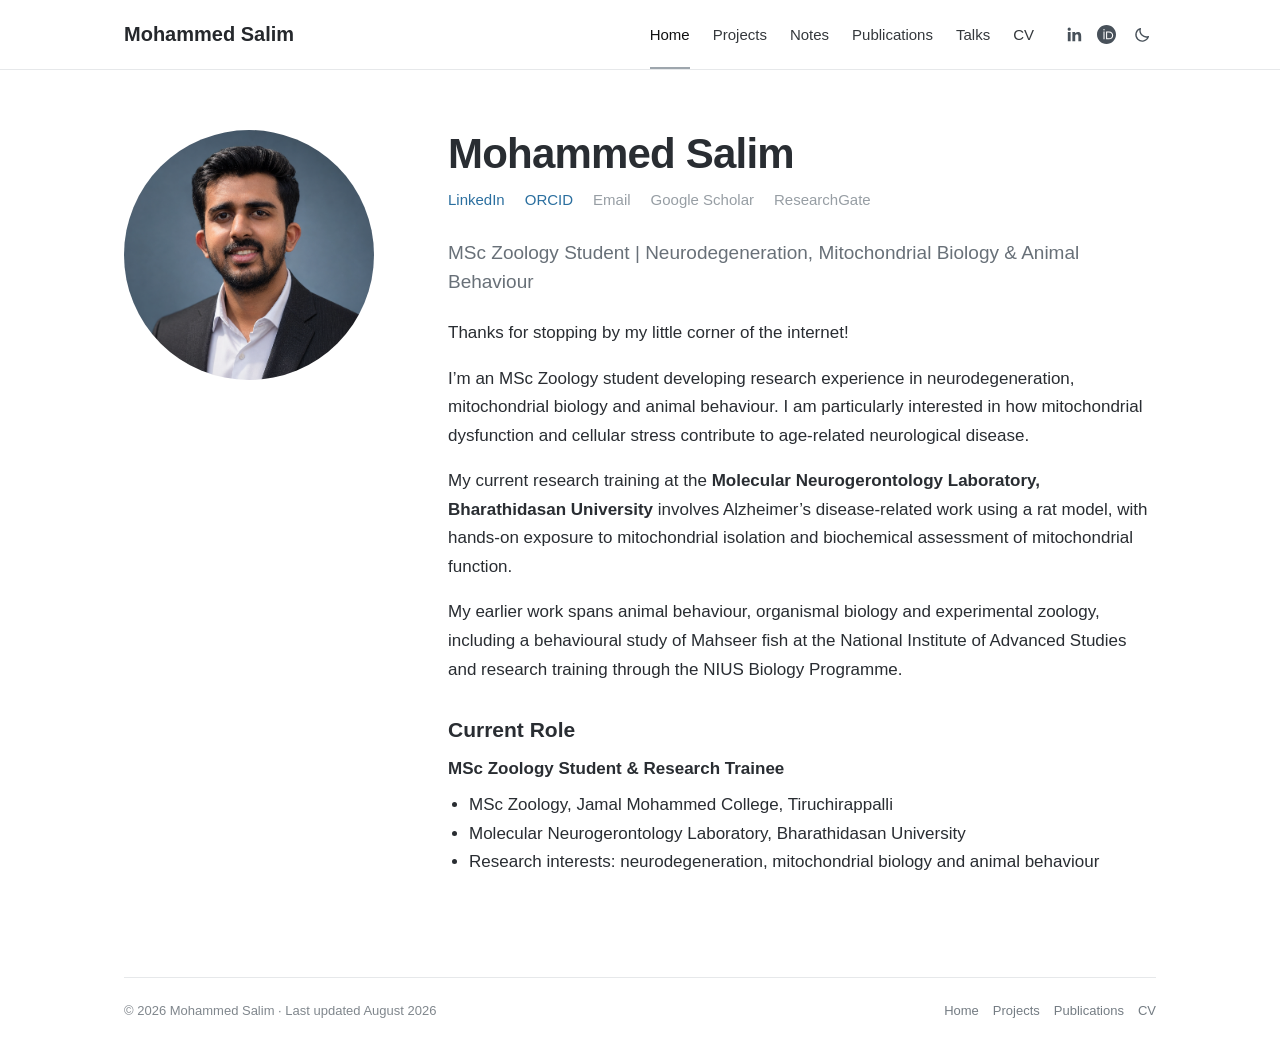
<file: index.html>
<!doctype html>
<html lang="en">
<head>
<meta charset="utf-8">
<meta name="viewport" content="width=device-width, initial-scale=1">
<meta name="description" content="Mohammed Salim — MSc Zoology student interested in neurodegeneration, mitochondrial biology and animal behaviour.">
<meta name="author" content="Mohammed Salim">
<title>Mohammed Salim</title>
<script>
(function(){
  try {
    var saved=localStorage.getItem('theme');
    var dark=saved==='dark'||(!saved&&window.matchMedia&&window.matchMedia('(prefers-color-scheme: dark)').matches);
    if(dark) document.documentElement.setAttribute('data-theme','dark');
  } catch(e) {}
})();
</script>
<link rel="stylesheet" href="styles.css">
</head>
<body>
<header class="site-header">
  <div class="header-inner">
    <a class="brand" href="index.html">Mohammed Salim</a>
    <nav class="nav" aria-label="Primary navigation">
      <a href="index.html" class="active">Home</a>
<a href="projects.html">Projects</a>
<a href="notes.html">Notes</a>
<a href="publications.html">Publications</a>
<a href="talks.html">Talks</a>
<a href="cv.html">CV</a>
    </nav>
    <div class="social-icons" aria-label="Profile links">
      <a class="icon-link" href="https://www.linkedin.com/in/salim-ibi" target="_blank" rel="noopener" title="LinkedIn" aria-label="LinkedIn"><svg viewBox="0 0 24 24" aria-hidden="true"><path d="M20.45 20.45h-3.56v-5.57c0-1.33-.03-3.04-1.85-3.04-1.86 0-2.14 1.45-2.14 2.94v5.67H9.34V8.99h3.42v1.57h.05c.48-.9 1.64-1.85 3.37-1.85 3.6 0 4.27 2.37 4.27 5.46v6.28zM5.32 7.42a2.06 2.06 0 1 1 0-4.12 2.06 2.06 0 0 1 0 4.12zM7.1 20.45H3.54V8.99H7.1v11.46z"/></svg></a>
      <a class="icon-link" href="https://orcid.org/0009-0006-0956-3872" target="_blank" rel="noopener" title="ORCID" aria-label="ORCID"><svg viewBox="0 0 24 24" aria-hidden="true"><path d="M12 0C5.37 0 0 5.37 0 12s5.37 12 12 12 12-5.37 12-12S18.63 0 12 0zm-3.15 5.2c.48 0 .87.39.87.87s-.39.87-.87.87a.87.87 0 1 1 0-1.74zm-.66 3.09h1.32v9.66H8.19V8.29zm3.27 0h3.58c3.56 0 5.37 2.54 5.37 4.83 0 2.48-1.94 4.83-5.36 4.83h-3.59V8.29zm1.32 1.19v7.28h2.1c3.14 0 4.17-1.89 4.17-3.64 0-1.7-1.12-3.64-4.17-3.64h-2.1z"/></svg></a>
      <button class="theme-toggle" id="theme-toggle" type="button" aria-label="Switch to dark mode" title="Switch to dark mode">
        <svg class="moon-icon" viewBox="0 0 24 24" aria-hidden="true"><path d="M20.5 14.2A8.5 8.5 0 0 1 9.8 3.5 8.5 8.5 0 1 0 20.5 14.2Z"/></svg>
        <svg class="sun-icon" viewBox="0 0 24 24" aria-hidden="true"><circle cx="12" cy="12" r="3.5"/><path d="M12 2v2M12 20v2M4.93 4.93l1.42 1.42M17.65 17.65l1.42 1.42M2 12h2M20 12h2M4.93 19.07l1.42-1.42M17.65 6.35l1.42-1.42"/></svg>
      </button>
    </div>
  </div>
</header>
<main>
  <section class="home-grid">
    <div><img class="portrait" src="profile.png" alt="Portrait of Mohammed Salim"></div>
    <div>
      <h1>Mohammed Salim</h1>
      <div class="profile-links">
        <a href="https://www.linkedin.com/in/salim-ibi" target="_blank" rel="noopener">LinkedIn</a>
        <a href="https://orcid.org/0009-0006-0956-3872" target="_blank" rel="noopener">ORCID</a>
        <span class="pending" title="Add your public email later">Email</span>
        <span class="pending" title="Add after creating your profile">Google Scholar</span>
        <span class="pending" title="Add after creating your profile">ResearchGate</span>
      </div>
      <p class="headline">MSc Zoology Student | Neurodegeneration, Mitochondrial Biology &amp; Animal Behaviour</p>
      <p>Thanks for stopping by my little corner of the internet!</p>
      <p>I’m an MSc Zoology student developing research experience in neurodegeneration, mitochondrial biology and animal behaviour. I am particularly interested in how mitochondrial dysfunction and cellular stress contribute to age-related neurological disease.</p>
      <p>My current research training at the <strong>Molecular Neurogerontology Laboratory, Bharathidasan University</strong> involves Alzheimer’s disease-related work using a rat model, with hands-on exposure to mitochondrial isolation and biochemical assessment of mitochondrial function.</p>
      <p>My earlier work spans animal behaviour, organismal biology and experimental zoology, including a behavioural study of Mahseer fish at the National Institute of Advanced Studies and research training through the NIUS Biology Programme.</p>
      <div class="current-role">
        <h3>Current Role</h3>
        <strong>MSc Zoology Student &amp; Research Trainee</strong>
        <ul>
          <li>MSc Zoology, Jamal Mohammed College, Tiruchirappalli</li>
          <li>Molecular Neurogerontology Laboratory, Bharathidasan University</li>
          <li>Research interests: neurodegeneration, mitochondrial biology and animal behaviour</li>
        </ul>
      </div>
    </div>
  </section>
</main>
<footer>
  <div class="footer-inner">
    <div>© 2026 Mohammed Salim · Last updated August 2026</div>
    <div class="footer-links"><a href="index.html">Home</a><a href="projects.html">Projects</a><a href="publications.html">Publications</a><a href="cv.html">CV</a></div>
  </div>
</footer>
<script src="theme.js"></script>
</body>
</html>
</file>
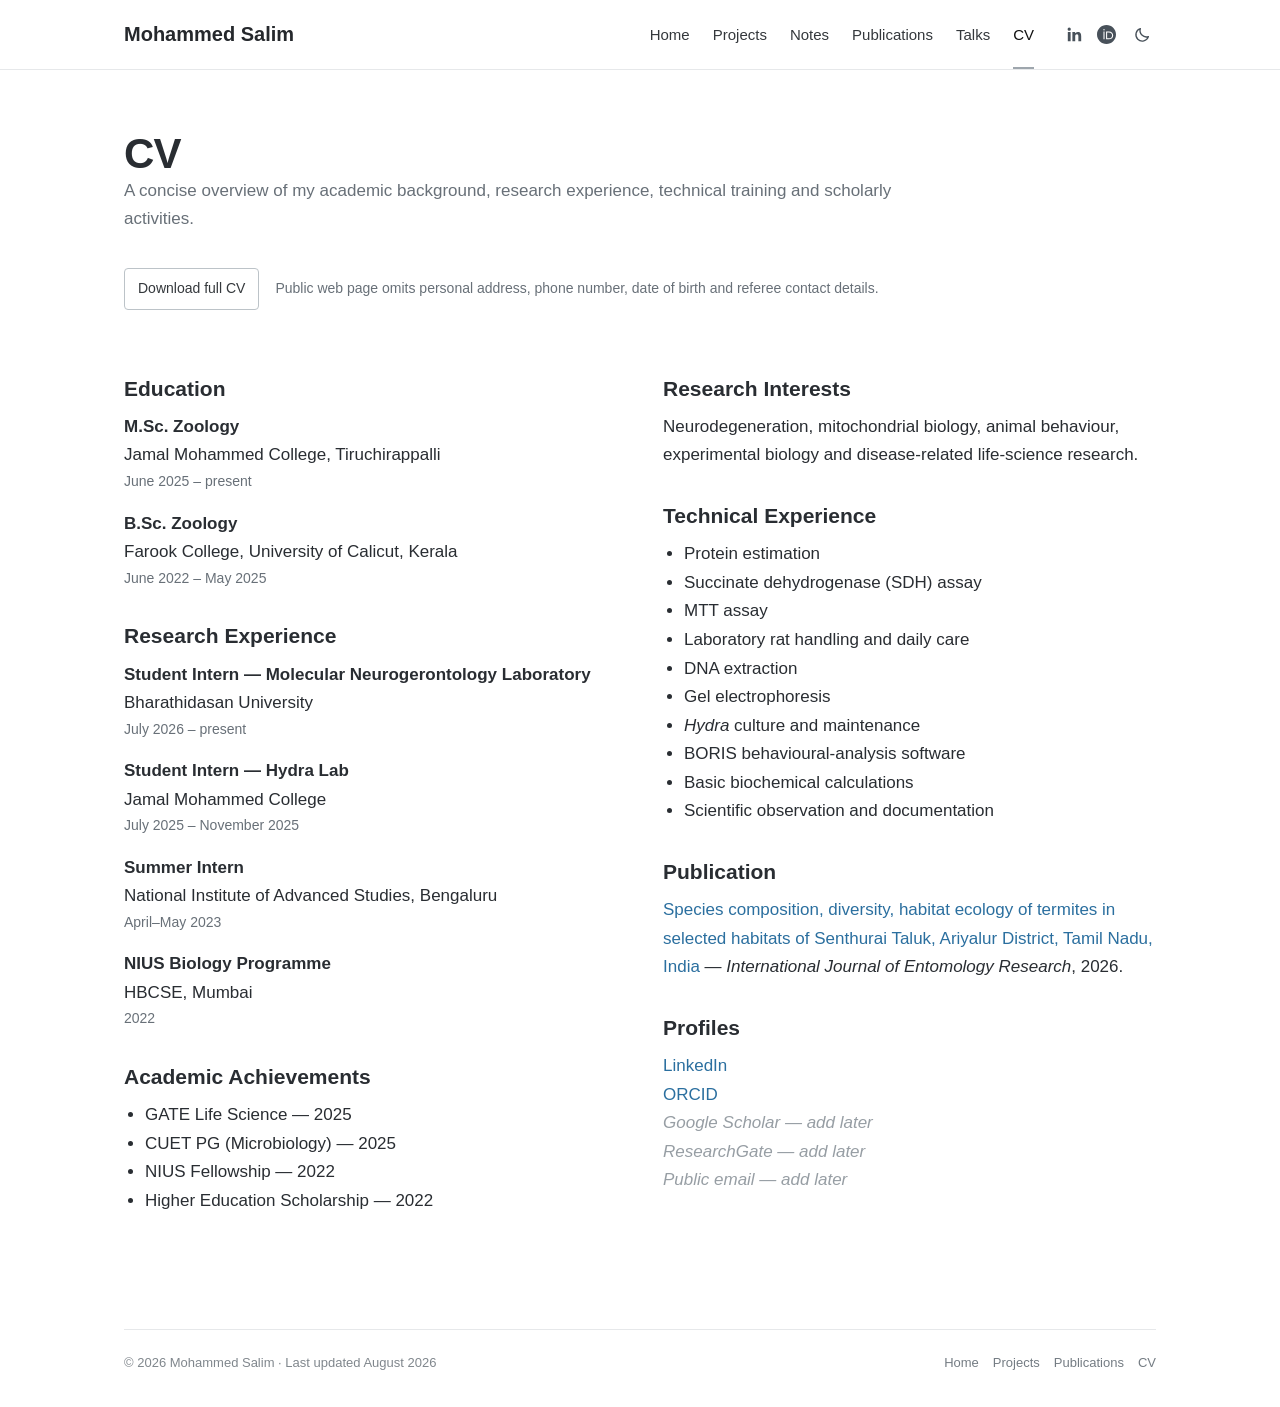
<file: cv.html>
<!doctype html>
<html lang="en">
<head>
<meta charset="utf-8">
<meta name="viewport" content="width=device-width, initial-scale=1">
<meta name="description" content="Mohammed Salim — MSc Zoology student interested in neurodegeneration, mitochondrial biology and animal behaviour.">
<meta name="author" content="Mohammed Salim">
<title>CV — Mohammed Salim</title>
<script>
(function(){
  try {
    var saved=localStorage.getItem('theme');
    var dark=saved==='dark'||(!saved&&window.matchMedia&&window.matchMedia('(prefers-color-scheme: dark)').matches);
    if(dark) document.documentElement.setAttribute('data-theme','dark');
  } catch(e) {}
})();
</script>
<link rel="stylesheet" href="styles.css">
</head>
<body>
<header class="site-header">
  <div class="header-inner">
    <a class="brand" href="index.html">Mohammed Salim</a>
    <nav class="nav" aria-label="Primary navigation">
      <a href="index.html">Home</a>
<a href="projects.html">Projects</a>
<a href="notes.html">Notes</a>
<a href="publications.html">Publications</a>
<a href="talks.html">Talks</a>
<a href="cv.html" class="active">CV</a>
    </nav>
    <div class="social-icons" aria-label="Profile links">
      <a class="icon-link" href="https://www.linkedin.com/in/salim-ibi" target="_blank" rel="noopener" title="LinkedIn" aria-label="LinkedIn"><svg viewBox="0 0 24 24" aria-hidden="true"><path d="M20.45 20.45h-3.56v-5.57c0-1.33-.03-3.04-1.85-3.04-1.86 0-2.14 1.45-2.14 2.94v5.67H9.34V8.99h3.42v1.57h.05c.48-.9 1.64-1.85 3.37-1.85 3.6 0 4.27 2.37 4.27 5.46v6.28zM5.32 7.42a2.06 2.06 0 1 1 0-4.12 2.06 2.06 0 0 1 0 4.12zM7.1 20.45H3.54V8.99H7.1v11.46z"/></svg></a>
      <a class="icon-link" href="https://orcid.org/0009-0006-0956-3872" target="_blank" rel="noopener" title="ORCID" aria-label="ORCID"><svg viewBox="0 0 24 24" aria-hidden="true"><path d="M12 0C5.37 0 0 5.37 0 12s5.37 12 12 12 12-5.37 12-12S18.63 0 12 0zm-3.15 5.2c.48 0 .87.39.87.87s-.39.87-.87.87a.87.87 0 1 1 0-1.74zm-.66 3.09h1.32v9.66H8.19V8.29zm3.27 0h3.58c3.56 0 5.37 2.54 5.37 4.83 0 2.48-1.94 4.83-5.36 4.83h-3.59V8.29zm1.32 1.19v7.28h2.1c3.14 0 4.17-1.89 4.17-3.64 0-1.7-1.12-3.64-4.17-3.64h-2.1z"/></svg></a>
      <button class="theme-toggle" id="theme-toggle" type="button" aria-label="Switch to dark mode" title="Switch to dark mode">
        <svg class="moon-icon" viewBox="0 0 24 24" aria-hidden="true"><path d="M20.5 14.2A8.5 8.5 0 0 1 9.8 3.5 8.5 8.5 0 1 0 20.5 14.2Z"/></svg>
        <svg class="sun-icon" viewBox="0 0 24 24" aria-hidden="true"><circle cx="12" cy="12" r="3.5"/><path d="M12 2v2M12 20v2M4.93 4.93l1.42 1.42M17.65 17.65l1.42 1.42M2 12h2M20 12h2M4.93 19.07l1.42-1.42M17.65 6.35l1.42-1.42"/></svg>
      </button>
    </div>
  </div>
</header>
<main>
  <h1>CV</h1>
  <p class="page-intro">A concise overview of my academic background, research experience, technical training and scholarly activities.</p>
  <div class="cv-top">
    <a class="button" href="Mohammed_Salim_CV.docx" download>Download full CV</a>
    <span class="small">Public web page omits personal address, phone number, date of birth and referee contact details.</span>
  </div>
  <div class="cv-grid">
    <div>
      <section class="cv-section">
        <h3>Education</h3>
        <div class="cv-item"><strong>M.Sc. Zoology</strong>Jamal Mohammed College, Tiruchirappalli<div class="small">June 2025 – present</div></div>
        <div class="cv-item"><strong>B.Sc. Zoology</strong>Farook College, University of Calicut, Kerala<div class="small">June 2022 – May 2025</div></div>
      </section>
      <section class="cv-section">
        <h3>Research Experience</h3>
        <div class="cv-item"><strong>Student Intern — Molecular Neurogerontology Laboratory</strong>Bharathidasan University<div class="small">July 2026 – present</div></div>
        <div class="cv-item"><strong>Student Intern — Hydra Lab</strong>Jamal Mohammed College<div class="small">July 2025 – November 2025</div></div>
        <div class="cv-item"><strong>Summer Intern</strong>National Institute of Advanced Studies, Bengaluru<div class="small">April–May 2023</div></div>
        <div class="cv-item"><strong>NIUS Biology Programme</strong>HBCSE, Mumbai<div class="small">2022</div></div>
      </section>
      <section class="cv-section">
        <h3>Academic Achievements</h3>
        <ul><li>GATE Life Science — 2025</li><li>CUET PG (Microbiology) — 2025</li><li>NIUS Fellowship — 2022</li><li>Higher Education Scholarship — 2022</li></ul>
      </section>
    </div>
    <div>
      <section class="cv-section">
        <h3>Research Interests</h3>
        <p>Neurodegeneration, mitochondrial biology, animal behaviour, experimental biology and disease-related life-science research.</p>
      </section>
      <section class="cv-section">
        <h3>Technical Experience</h3>
        <ul>
          <li>Protein estimation</li><li>Succinate dehydrogenase (SDH) assay</li><li>MTT assay</li><li>Laboratory rat handling and daily care</li><li>DNA extraction</li><li>Gel electrophoresis</li><li><em>Hydra</em> culture and maintenance</li><li>BORIS behavioural-analysis software</li><li>Basic biochemical calculations</li><li>Scientific observation and documentation</li>
        </ul>
      </section>
      <section class="cv-section">
        <h3>Publication</h3>
        <p><a href="publications.html">Species composition, diversity, habitat ecology of termites in selected habitats of Senthurai Taluk, Ariyalur District, Tamil Nadu, India</a> — <em>International Journal of Entomology Research</em>, 2026.</p>
      </section>
      <section class="cv-section">
        <h3>Profiles</h3>
        <p><a href="https://www.linkedin.com/in/salim-ibi" target="_blank" rel="noopener">LinkedIn</a><br><a href="https://orcid.org/0009-0006-0956-3872" target="_blank" rel="noopener">ORCID</a><br><span class="placeholder">Google Scholar — add later</span><br><span class="placeholder">ResearchGate — add later</span><br><span class="placeholder">Public email — add later</span></p>
      </section>
    </div>
  </div>
</main>
<footer>
  <div class="footer-inner">
    <div>© 2026 Mohammed Salim · Last updated August 2026</div>
    <div class="footer-links"><a href="index.html">Home</a><a href="projects.html">Projects</a><a href="publications.html">Publications</a><a href="cv.html">CV</a></div>
  </div>
</footer>
<script src="theme.js"></script>
</body>
</html>
</file>
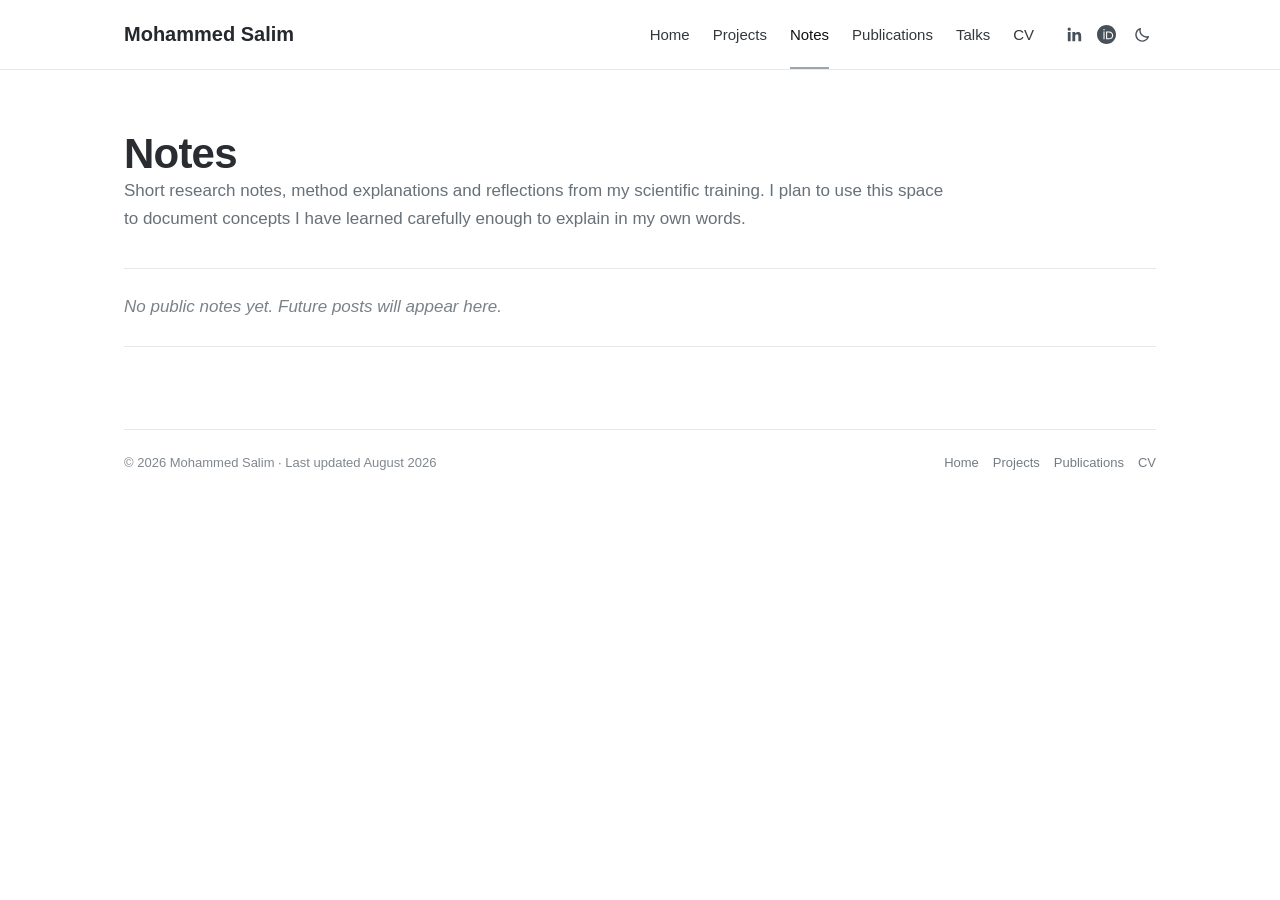
<file: notes.html>
<!doctype html>
<html lang="en">
<head>
<meta charset="utf-8">
<meta name="viewport" content="width=device-width, initial-scale=1">
<meta name="description" content="Mohammed Salim — MSc Zoology student interested in neurodegeneration, mitochondrial biology and animal behaviour.">
<meta name="author" content="Mohammed Salim">
<title>Notes — Mohammed Salim</title>
<script>
(function(){
  try {
    var saved=localStorage.getItem('theme');
    var dark=saved==='dark'||(!saved&&window.matchMedia&&window.matchMedia('(prefers-color-scheme: dark)').matches);
    if(dark) document.documentElement.setAttribute('data-theme','dark');
  } catch(e) {}
})();
</script>
<link rel="stylesheet" href="styles.css">
</head>
<body>
<header class="site-header">
  <div class="header-inner">
    <a class="brand" href="index.html">Mohammed Salim</a>
    <nav class="nav" aria-label="Primary navigation">
      <a href="index.html">Home</a>
<a href="projects.html">Projects</a>
<a href="notes.html" class="active">Notes</a>
<a href="publications.html">Publications</a>
<a href="talks.html">Talks</a>
<a href="cv.html">CV</a>
    </nav>
    <div class="social-icons" aria-label="Profile links">
      <a class="icon-link" href="https://www.linkedin.com/in/salim-ibi" target="_blank" rel="noopener" title="LinkedIn" aria-label="LinkedIn"><svg viewBox="0 0 24 24" aria-hidden="true"><path d="M20.45 20.45h-3.56v-5.57c0-1.33-.03-3.04-1.85-3.04-1.86 0-2.14 1.45-2.14 2.94v5.67H9.34V8.99h3.42v1.57h.05c.48-.9 1.64-1.85 3.37-1.85 3.6 0 4.27 2.37 4.27 5.46v6.28zM5.32 7.42a2.06 2.06 0 1 1 0-4.12 2.06 2.06 0 0 1 0 4.12zM7.1 20.45H3.54V8.99H7.1v11.46z"/></svg></a>
      <a class="icon-link" href="https://orcid.org/0009-0006-0956-3872" target="_blank" rel="noopener" title="ORCID" aria-label="ORCID"><svg viewBox="0 0 24 24" aria-hidden="true"><path d="M12 0C5.37 0 0 5.37 0 12s5.37 12 12 12 12-5.37 12-12S18.63 0 12 0zm-3.15 5.2c.48 0 .87.39.87.87s-.39.87-.87.87a.87.87 0 1 1 0-1.74zm-.66 3.09h1.32v9.66H8.19V8.29zm3.27 0h3.58c3.56 0 5.37 2.54 5.37 4.83 0 2.48-1.94 4.83-5.36 4.83h-3.59V8.29zm1.32 1.19v7.28h2.1c3.14 0 4.17-1.89 4.17-3.64 0-1.7-1.12-3.64-4.17-3.64h-2.1z"/></svg></a>
      <button class="theme-toggle" id="theme-toggle" type="button" aria-label="Switch to dark mode" title="Switch to dark mode">
        <svg class="moon-icon" viewBox="0 0 24 24" aria-hidden="true"><path d="M20.5 14.2A8.5 8.5 0 0 1 9.8 3.5 8.5 8.5 0 1 0 20.5 14.2Z"/></svg>
        <svg class="sun-icon" viewBox="0 0 24 24" aria-hidden="true"><circle cx="12" cy="12" r="3.5"/><path d="M12 2v2M12 20v2M4.93 4.93l1.42 1.42M17.65 17.65l1.42 1.42M2 12h2M20 12h2M4.93 19.07l1.42-1.42M17.65 6.35l1.42-1.42"/></svg>
      </button>
    </div>
  </div>
</header>
<main>
  <h1>Notes</h1>
  <p class="page-intro">Short research notes, method explanations and reflections from my scientific training. I plan to use this space to document concepts I have learned carefully enough to explain in my own words.</p>
  <div class="empty">No public notes yet. Future posts will appear here.</div>
</main>
<footer>
  <div class="footer-inner">
    <div>© 2026 Mohammed Salim · Last updated August 2026</div>
    <div class="footer-links"><a href="index.html">Home</a><a href="projects.html">Projects</a><a href="publications.html">Publications</a><a href="cv.html">CV</a></div>
  </div>
</footer>
<script src="theme.js"></script>
</body>
</html>
</file>
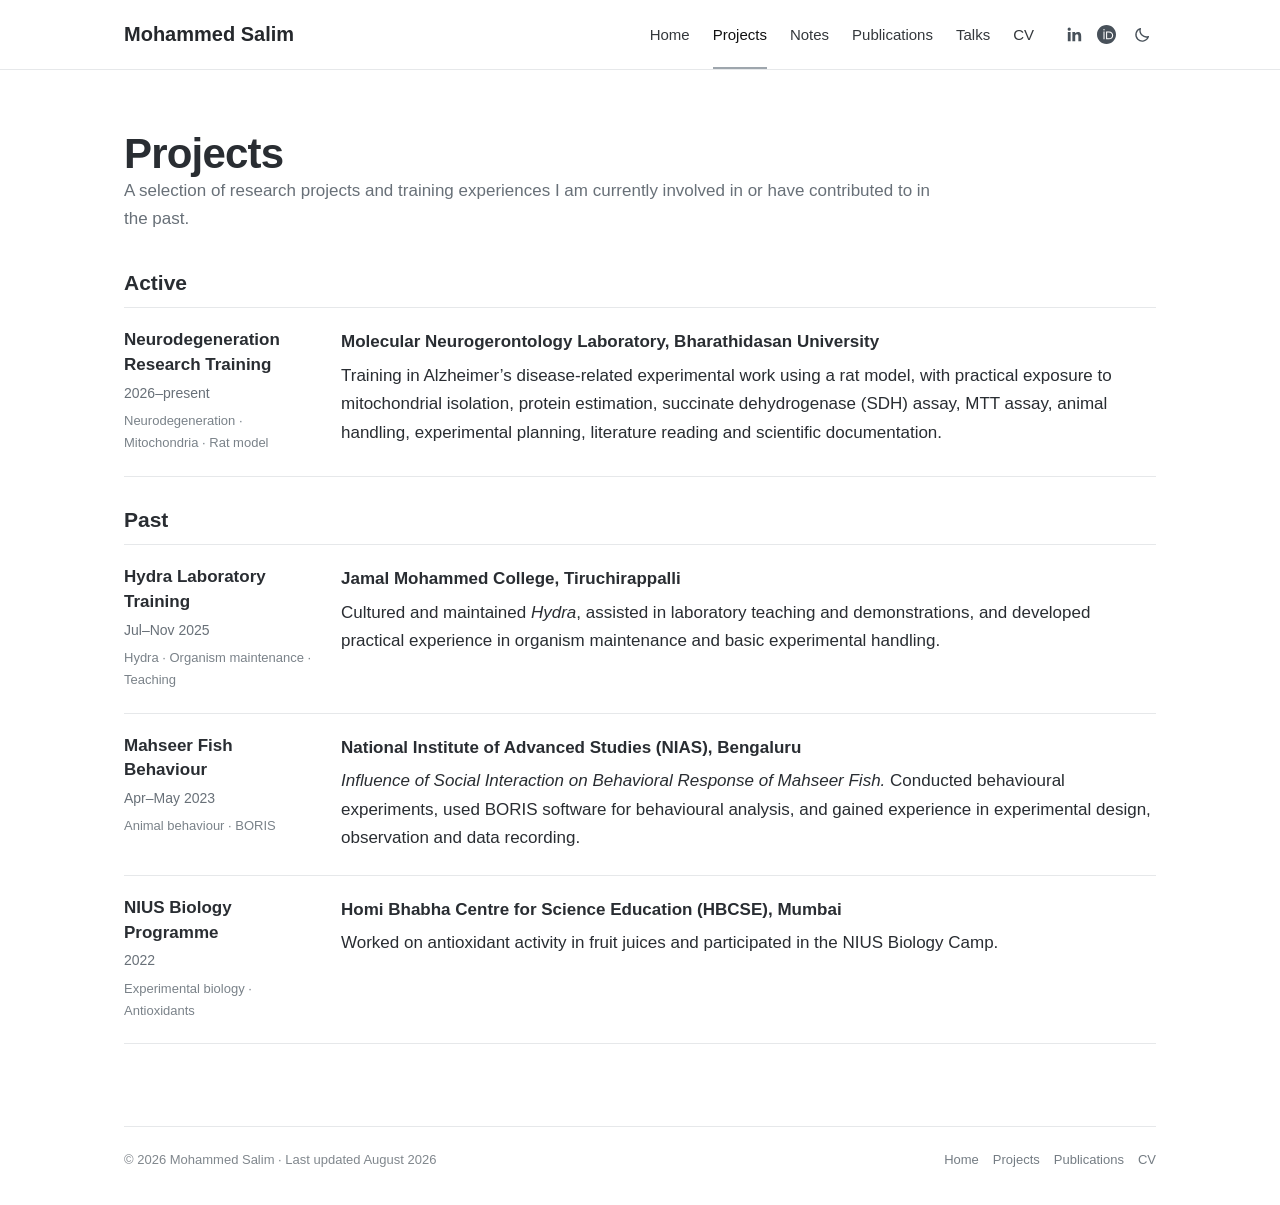
<file: projects.html>
<!doctype html>
<html lang="en">
<head>
<meta charset="utf-8">
<meta name="viewport" content="width=device-width, initial-scale=1">
<meta name="description" content="Mohammed Salim — MSc Zoology student interested in neurodegeneration, mitochondrial biology and animal behaviour.">
<meta name="author" content="Mohammed Salim">
<title>Projects — Mohammed Salim</title>
<script>
(function(){
  try {
    var saved=localStorage.getItem('theme');
    var dark=saved==='dark'||(!saved&&window.matchMedia&&window.matchMedia('(prefers-color-scheme: dark)').matches);
    if(dark) document.documentElement.setAttribute('data-theme','dark');
  } catch(e) {}
})();
</script>
<link rel="stylesheet" href="styles.css">
</head>
<body>
<header class="site-header">
  <div class="header-inner">
    <a class="brand" href="index.html">Mohammed Salim</a>
    <nav class="nav" aria-label="Primary navigation">
      <a href="index.html">Home</a>
<a href="projects.html" class="active">Projects</a>
<a href="notes.html">Notes</a>
<a href="publications.html">Publications</a>
<a href="talks.html">Talks</a>
<a href="cv.html">CV</a>
    </nav>
    <div class="social-icons" aria-label="Profile links">
      <a class="icon-link" href="https://www.linkedin.com/in/salim-ibi" target="_blank" rel="noopener" title="LinkedIn" aria-label="LinkedIn"><svg viewBox="0 0 24 24" aria-hidden="true"><path d="M20.45 20.45h-3.56v-5.57c0-1.33-.03-3.04-1.85-3.04-1.86 0-2.14 1.45-2.14 2.94v5.67H9.34V8.99h3.42v1.57h.05c.48-.9 1.64-1.85 3.37-1.85 3.6 0 4.27 2.37 4.27 5.46v6.28zM5.32 7.42a2.06 2.06 0 1 1 0-4.12 2.06 2.06 0 0 1 0 4.12zM7.1 20.45H3.54V8.99H7.1v11.46z"/></svg></a>
      <a class="icon-link" href="https://orcid.org/0009-0006-0956-3872" target="_blank" rel="noopener" title="ORCID" aria-label="ORCID"><svg viewBox="0 0 24 24" aria-hidden="true"><path d="M12 0C5.37 0 0 5.37 0 12s5.37 12 12 12 12-5.37 12-12S18.63 0 12 0zm-3.15 5.2c.48 0 .87.39.87.87s-.39.87-.87.87a.87.87 0 1 1 0-1.74zm-.66 3.09h1.32v9.66H8.19V8.29zm3.27 0h3.58c3.56 0 5.37 2.54 5.37 4.83 0 2.48-1.94 4.83-5.36 4.83h-3.59V8.29zm1.32 1.19v7.28h2.1c3.14 0 4.17-1.89 4.17-3.64 0-1.7-1.12-3.64-4.17-3.64h-2.1z"/></svg></a>
      <button class="theme-toggle" id="theme-toggle" type="button" aria-label="Switch to dark mode" title="Switch to dark mode">
        <svg class="moon-icon" viewBox="0 0 24 24" aria-hidden="true"><path d="M20.5 14.2A8.5 8.5 0 0 1 9.8 3.5 8.5 8.5 0 1 0 20.5 14.2Z"/></svg>
        <svg class="sun-icon" viewBox="0 0 24 24" aria-hidden="true"><circle cx="12" cy="12" r="3.5"/><path d="M12 2v2M12 20v2M4.93 4.93l1.42 1.42M17.65 17.65l1.42 1.42M2 12h2M20 12h2M4.93 19.07l1.42-1.42M17.65 6.35l1.42-1.42"/></svg>
      </button>
    </div>
  </div>
</header>
<main>
  <h1>Projects</h1>
  <p class="page-intro">A selection of research projects and training experiences I am currently involved in or have contributed to in the past.</p>
  <h3>Active</h3>
  <div class="project-list">
    <div class="project-row">
      <div><h4>Neurodegeneration Research Training</h4><div class="meta">2026–present</div><div class="tags">Neurodegeneration · Mitochondria · Rat model</div></div>
      <div><strong>Molecular Neurogerontology Laboratory, Bharathidasan University</strong><p>Training in Alzheimer’s disease-related experimental work using a rat model, with practical exposure to mitochondrial isolation, protein estimation, succinate dehydrogenase (SDH) assay, MTT assay, animal handling, experimental planning, literature reading and scientific documentation.</p></div>
    </div>
  </div>
  <h3>Past</h3>
  <div class="project-list">
    <div class="project-row">
      <div><h4>Hydra Laboratory Training</h4><div class="meta">Jul–Nov 2025</div><div class="tags">Hydra · Organism maintenance · Teaching</div></div>
      <div><strong>Jamal Mohammed College, Tiruchirappalli</strong><p>Cultured and maintained <em>Hydra</em>, assisted in laboratory teaching and demonstrations, and developed practical experience in organism maintenance and basic experimental handling.</p></div>
    </div>
    <div class="project-row">
      <div><h4>Mahseer Fish Behaviour</h4><div class="meta">Apr–May 2023</div><div class="tags">Animal behaviour · BORIS</div></div>
      <div><strong>National Institute of Advanced Studies (NIAS), Bengaluru</strong><p><em>Influence of Social Interaction on Behavioral Response of Mahseer Fish.</em> Conducted behavioural experiments, used BORIS software for behavioural analysis, and gained experience in experimental design, observation and data recording.</p></div>
    </div>
    <div class="project-row">
      <div><h4>NIUS Biology Programme</h4><div class="meta">2022</div><div class="tags">Experimental biology · Antioxidants</div></div>
      <div><strong>Homi Bhabha Centre for Science Education (HBCSE), Mumbai</strong><p>Worked on antioxidant activity in fruit juices and participated in the NIUS Biology Camp.</p></div>
    </div>
  </div>
</main>
<footer>
  <div class="footer-inner">
    <div>© 2026 Mohammed Salim · Last updated August 2026</div>
    <div class="footer-links"><a href="index.html">Home</a><a href="projects.html">Projects</a><a href="publications.html">Publications</a><a href="cv.html">CV</a></div>
  </div>
</footer>
<script src="theme.js"></script>
</body>
</html>
</file>
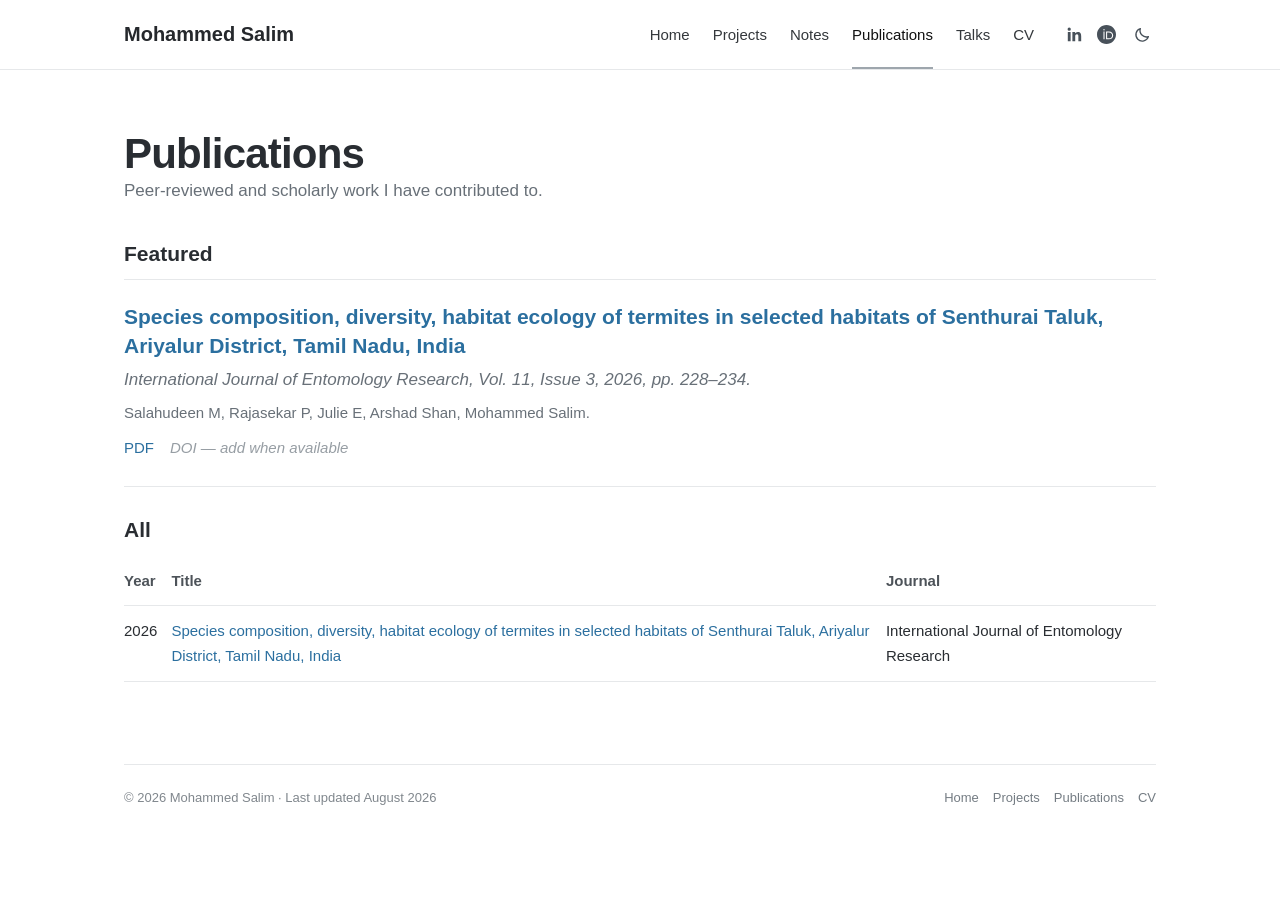
<file: publications.html>
<!doctype html>
<html lang="en">
<head>
<meta charset="utf-8">
<meta name="viewport" content="width=device-width, initial-scale=1">
<meta name="description" content="Mohammed Salim — MSc Zoology student interested in neurodegeneration, mitochondrial biology and animal behaviour.">
<meta name="author" content="Mohammed Salim">
<title>Publications — Mohammed Salim</title>
<script>
(function(){
  try {
    var saved=localStorage.getItem('theme');
    var dark=saved==='dark'||(!saved&&window.matchMedia&&window.matchMedia('(prefers-color-scheme: dark)').matches);
    if(dark) document.documentElement.setAttribute('data-theme','dark');
  } catch(e) {}
})();
</script>
<link rel="stylesheet" href="styles.css">
</head>
<body>
<header class="site-header">
  <div class="header-inner">
    <a class="brand" href="index.html">Mohammed Salim</a>
    <nav class="nav" aria-label="Primary navigation">
      <a href="index.html">Home</a>
<a href="projects.html">Projects</a>
<a href="notes.html">Notes</a>
<a href="publications.html" class="active">Publications</a>
<a href="talks.html">Talks</a>
<a href="cv.html">CV</a>
    </nav>
    <div class="social-icons" aria-label="Profile links">
      <a class="icon-link" href="https://www.linkedin.com/in/salim-ibi" target="_blank" rel="noopener" title="LinkedIn" aria-label="LinkedIn"><svg viewBox="0 0 24 24" aria-hidden="true"><path d="M20.45 20.45h-3.56v-5.57c0-1.33-.03-3.04-1.85-3.04-1.86 0-2.14 1.45-2.14 2.94v5.67H9.34V8.99h3.42v1.57h.05c.48-.9 1.64-1.85 3.37-1.85 3.6 0 4.27 2.37 4.27 5.46v6.28zM5.32 7.42a2.06 2.06 0 1 1 0-4.12 2.06 2.06 0 0 1 0 4.12zM7.1 20.45H3.54V8.99H7.1v11.46z"/></svg></a>
      <a class="icon-link" href="https://orcid.org/0009-0006-0956-3872" target="_blank" rel="noopener" title="ORCID" aria-label="ORCID"><svg viewBox="0 0 24 24" aria-hidden="true"><path d="M12 0C5.37 0 0 5.37 0 12s5.37 12 12 12 12-5.37 12-12S18.63 0 12 0zm-3.15 5.2c.48 0 .87.39.87.87s-.39.87-.87.87a.87.87 0 1 1 0-1.74zm-.66 3.09h1.32v9.66H8.19V8.29zm3.27 0h3.58c3.56 0 5.37 2.54 5.37 4.83 0 2.48-1.94 4.83-5.36 4.83h-3.59V8.29zm1.32 1.19v7.28h2.1c3.14 0 4.17-1.89 4.17-3.64 0-1.7-1.12-3.64-4.17-3.64h-2.1z"/></svg></a>
      <button class="theme-toggle" id="theme-toggle" type="button" aria-label="Switch to dark mode" title="Switch to dark mode">
        <svg class="moon-icon" viewBox="0 0 24 24" aria-hidden="true"><path d="M20.5 14.2A8.5 8.5 0 0 1 9.8 3.5 8.5 8.5 0 1 0 20.5 14.2Z"/></svg>
        <svg class="sun-icon" viewBox="0 0 24 24" aria-hidden="true"><circle cx="12" cy="12" r="3.5"/><path d="M12 2v2M12 20v2M4.93 4.93l1.42 1.42M17.65 17.65l1.42 1.42M2 12h2M20 12h2M4.93 19.07l1.42-1.42M17.65 6.35l1.42-1.42"/></svg>
      </button>
    </div>
  </div>
</header>
<main>
  <h1>Publications</h1>
  <p class="page-intro">Peer-reviewed and scholarly work I have contributed to.</p>
  <h3>Featured</h3>
  <div class="publication">
    <div class="publication-title"><a href="https://www.entomologyjournals.com/assets/archives/2026/vol11issue3/11269.pdf" target="_blank" rel="noopener">Species composition, diversity, habitat ecology of termites in selected habitats of Senthurai Taluk, Ariyalur District, Tamil Nadu, India</a></div>
    <div class="journal">International Journal of Entomology Research, Vol. 11, Issue 3, 2026, pp. 228–234.</div>
    <div class="citation">Salahudeen M, Rajasekar P, Julie E, Arshad Shan, Mohammed Salim.</div>
    <div class="pub-links"><a href="https://www.entomologyjournals.com/assets/archives/2026/vol11issue3/11269.pdf" target="_blank" rel="noopener">PDF</a><span class="placeholder">DOI — add when available</span></div>
  </div>
  <h3>All</h3>
  <table>
    <thead><tr><th>Year</th><th>Title</th><th>Journal</th></tr></thead>
    <tbody><tr><td>2026</td><td><a href="https://www.entomologyjournals.com/assets/archives/2026/vol11issue3/11269.pdf" target="_blank" rel="noopener">Species composition, diversity, habitat ecology of termites in selected habitats of Senthurai Taluk, Ariyalur District, Tamil Nadu, India</a></td><td>International Journal of Entomology Research</td></tr></tbody>
  </table>
</main>
<footer>
  <div class="footer-inner">
    <div>© 2026 Mohammed Salim · Last updated August 2026</div>
    <div class="footer-links"><a href="index.html">Home</a><a href="projects.html">Projects</a><a href="publications.html">Publications</a><a href="cv.html">CV</a></div>
  </div>
</footer>
<script src="theme.js"></script>
</body>
</html>
</file>
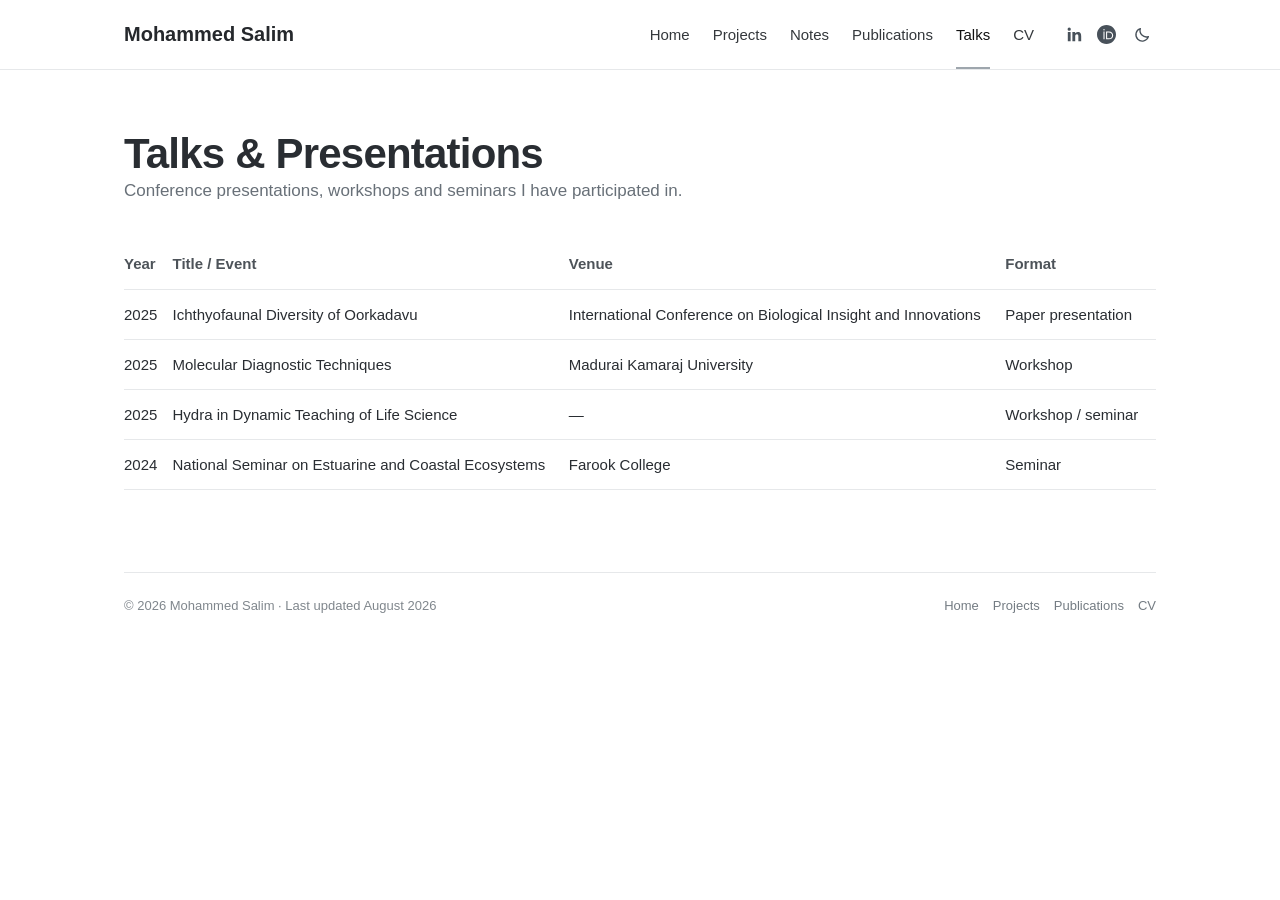
<file: talks.html>
<!doctype html>
<html lang="en">
<head>
<meta charset="utf-8">
<meta name="viewport" content="width=device-width, initial-scale=1">
<meta name="description" content="Mohammed Salim — MSc Zoology student interested in neurodegeneration, mitochondrial biology and animal behaviour.">
<meta name="author" content="Mohammed Salim">
<title>Talks — Mohammed Salim</title>
<script>
(function(){
  try {
    var saved=localStorage.getItem('theme');
    var dark=saved==='dark'||(!saved&&window.matchMedia&&window.matchMedia('(prefers-color-scheme: dark)').matches);
    if(dark) document.documentElement.setAttribute('data-theme','dark');
  } catch(e) {}
})();
</script>
<link rel="stylesheet" href="styles.css">
</head>
<body>
<header class="site-header">
  <div class="header-inner">
    <a class="brand" href="index.html">Mohammed Salim</a>
    <nav class="nav" aria-label="Primary navigation">
      <a href="index.html">Home</a>
<a href="projects.html">Projects</a>
<a href="notes.html">Notes</a>
<a href="publications.html">Publications</a>
<a href="talks.html" class="active">Talks</a>
<a href="cv.html">CV</a>
    </nav>
    <div class="social-icons" aria-label="Profile links">
      <a class="icon-link" href="https://www.linkedin.com/in/salim-ibi" target="_blank" rel="noopener" title="LinkedIn" aria-label="LinkedIn"><svg viewBox="0 0 24 24" aria-hidden="true"><path d="M20.45 20.45h-3.56v-5.57c0-1.33-.03-3.04-1.85-3.04-1.86 0-2.14 1.45-2.14 2.94v5.67H9.34V8.99h3.42v1.57h.05c.48-.9 1.64-1.85 3.37-1.85 3.6 0 4.27 2.37 4.27 5.46v6.28zM5.32 7.42a2.06 2.06 0 1 1 0-4.12 2.06 2.06 0 0 1 0 4.12zM7.1 20.45H3.54V8.99H7.1v11.46z"/></svg></a>
      <a class="icon-link" href="https://orcid.org/0009-0006-0956-3872" target="_blank" rel="noopener" title="ORCID" aria-label="ORCID"><svg viewBox="0 0 24 24" aria-hidden="true"><path d="M12 0C5.37 0 0 5.37 0 12s5.37 12 12 12 12-5.37 12-12S18.63 0 12 0zm-3.15 5.2c.48 0 .87.39.87.87s-.39.87-.87.87a.87.87 0 1 1 0-1.74zm-.66 3.09h1.32v9.66H8.19V8.29zm3.27 0h3.58c3.56 0 5.37 2.54 5.37 4.83 0 2.48-1.94 4.83-5.36 4.83h-3.59V8.29zm1.32 1.19v7.28h2.1c3.14 0 4.17-1.89 4.17-3.64 0-1.7-1.12-3.64-4.17-3.64h-2.1z"/></svg></a>
      <button class="theme-toggle" id="theme-toggle" type="button" aria-label="Switch to dark mode" title="Switch to dark mode">
        <svg class="moon-icon" viewBox="0 0 24 24" aria-hidden="true"><path d="M20.5 14.2A8.5 8.5 0 0 1 9.8 3.5 8.5 8.5 0 1 0 20.5 14.2Z"/></svg>
        <svg class="sun-icon" viewBox="0 0 24 24" aria-hidden="true"><circle cx="12" cy="12" r="3.5"/><path d="M12 2v2M12 20v2M4.93 4.93l1.42 1.42M17.65 17.65l1.42 1.42M2 12h2M20 12h2M4.93 19.07l1.42-1.42M17.65 6.35l1.42-1.42"/></svg>
      </button>
    </div>
  </div>
</header>
<main>
  <h1>Talks &amp; Presentations</h1>
  <p class="page-intro">Conference presentations, workshops and seminars I have participated in.</p>
  <table>
    <thead><tr><th>Year</th><th>Title / Event</th><th>Venue</th><th>Format</th></tr></thead>
    <tbody>
      <tr><td>2025</td><td>Ichthyofaunal Diversity of Oorkadavu</td><td>International Conference on Biological Insight and Innovations</td><td>Paper presentation</td></tr>
      <tr><td>2025</td><td>Molecular Diagnostic Techniques</td><td>Madurai Kamaraj University</td><td>Workshop</td></tr>
      <tr><td>2025</td><td>Hydra in Dynamic Teaching of Life Science</td><td>—</td><td>Workshop / seminar</td></tr>
      <tr><td>2024</td><td>National Seminar on Estuarine and Coastal Ecosystems</td><td>Farook College</td><td>Seminar</td></tr>
    </tbody>
  </table>
</main>
<footer>
  <div class="footer-inner">
    <div>© 2026 Mohammed Salim · Last updated August 2026</div>
    <div class="footer-links"><a href="index.html">Home</a><a href="projects.html">Projects</a><a href="publications.html">Publications</a><a href="cv.html">CV</a></div>
  </div>
</footer>
<script src="theme.js"></script>
</body>
</html>
</file>
<file: styles.css>
:root{
  --bg:#ffffff;
  --ink:#292d32;
  --muted:#687078;
  --link:#2b6f9f;
  --line:#e6e8ea;
  --soft:#f7f8f9;
  --header-bg:#ffffff;
  --brand:#25282c;
  --nav:#34383c;
  --nav-hover:#111111;
  --icon:#48515a;
  --placeholder:#979ea4;
  --button-border:#bcc3c8;
  --subtle:#7a8289;
  --table-head:#4d5359;
  --footer:#80878d;
  --footer-link:#747c83;
  --max:1080px;
}
html[data-theme="dark"]{
  color-scheme:dark;
  --bg:#111315;
  --ink:#e6e8eb;
  --muted:#a8b0b8;
  --link:#7db6dc;
  --line:#2c3136;
  --soft:#181b1e;
  --header-bg:#111315;
  --brand:#f0f2f4;
  --nav:#c7ccd1;
  --nav-hover:#ffffff;
  --icon:#b8c0c7;
  --placeholder:#858e96;
  --button-border:#4b535a;
  --subtle:#9ba4ac;
  --table-head:#c7ccd1;
  --footer:#9099a1;
  --footer-link:#aab2b9;
}
*{box-sizing:border-box}
html{background:var(--bg);color-scheme:light}
body{
  margin:0;
  color:var(--ink);
  background:var(--bg);
  font-family:-apple-system,BlinkMacSystemFont,"Segoe UI",Roboto,Helvetica,Arial,sans-serif;
  font-size:17px;
  line-height:1.68;
  -webkit-font-smoothing:antialiased;
}
a{color:var(--link);text-decoration:none}
a:hover{text-decoration:underline}
.site-header{border-bottom:1px solid var(--line);background:var(--header-bg)}
.header-inner{
  max-width:var(--max);
  margin:0 auto;
  min-height:68px;
  padding:0 24px;
  display:flex;
  align-items:center;
  gap:28px;
}
.brand{
  margin-right:auto;
  color:var(--brand);
  font-weight:600;
  font-size:20px;
  white-space:nowrap;
}
.brand:hover{text-decoration:none;color:var(--brand)}
.nav{display:flex;align-items:center;gap:23px;flex-wrap:wrap;font-size:15px}
.nav a{color:var(--nav);padding:22px 0 20px;border-bottom:2px solid transparent}
.nav a:hover{text-decoration:none;color:var(--nav-hover)}
.nav a.active{color:var(--nav-hover);border-bottom-color:#9ea6ad}
.social-icons{display:flex;align-items:center;gap:12px;margin-left:2px}
.icon-link{width:20px;height:20px;display:inline-flex;align-items:center;justify-content:center;color:var(--icon)}
.icon-link:hover{color:var(--nav-hover);text-decoration:none}
.icon-link svg{width:19px;height:19px;fill:currentColor}
.theme-toggle{
  width:28px;
  height:28px;
  padding:0;
  border:0;
  background:transparent;
  color:var(--icon);
  display:inline-flex;
  align-items:center;
  justify-content:center;
  cursor:pointer;
  border-radius:4px;
}
.theme-toggle:hover{color:var(--nav-hover);background:var(--soft)}
.theme-toggle:focus-visible{outline:2px solid var(--link);outline-offset:2px}
.theme-toggle svg{width:18px;height:18px;fill:none;stroke:currentColor;stroke-width:1.8;stroke-linecap:round;stroke-linejoin:round}
.theme-toggle .sun-icon{display:none}
html[data-theme="dark"] .theme-toggle .moon-icon{display:none}
html[data-theme="dark"] .theme-toggle .sun-icon{display:block}

main{max-width:var(--max);margin:0 auto;padding:60px 24px 82px}
.home-grid{display:grid;grid-template-columns:270px minmax(0,1fr);gap:54px;align-items:start}
.portrait{width:250px;height:250px;object-fit:cover;object-position:50% 31%;border-radius:50%;display:block}
h1{font-size:42px;line-height:1.16;letter-spacing:-.8px;font-weight:650;margin:0 0 7px}
h2{font-size:31px;line-height:1.25;letter-spacing:-.35px;font-weight:600;margin:0 0 22px}
h3{font-size:21px;line-height:1.4;font-weight:600;margin:28px 0 10px}
h4{font-size:17px;line-height:1.45;font-weight:600;margin:0 0 4px}
p{margin:0 0 17px}
ul{margin:8px 0 18px;padding-left:21px}
.profile-links{display:flex;flex-wrap:wrap;gap:8px 20px;margin:8px 0 27px;font-size:15px}
.profile-links .pending{color:var(--placeholder)}
.headline{font-size:19px;line-height:1.5;color:var(--muted);margin-bottom:23px}
.current-role{margin-top:31px}
.current-role strong{display:block;margin-bottom:3px}
.page-intro{max-width:820px;color:var(--muted);margin:-9px 0 34px}
.rule{border:0;border-top:1px solid var(--line);margin:48px 0}
.project-list{margin-top:8px}
.project-row{
  display:grid;
  grid-template-columns:190px minmax(0,1fr);
  gap:27px;
  padding:20px 0 22px;
  border-top:1px solid var(--line);
}
.project-row:last-child{border-bottom:1px solid var(--line)}
.meta{font-size:14px;color:var(--muted)}
.tags{font-size:13px;color:var(--subtle);margin-top:5px}
.project-row p{margin:5px 0 0}
.note-row{padding:20px 0;border-top:1px solid var(--line)}
.note-row:last-child{border-bottom:1px solid var(--line)}
.empty{color:var(--subtle);font-style:italic;border-top:1px solid var(--line);border-bottom:1px solid var(--line);padding:24px 0}
.publication{padding:22px 0 25px;border-top:1px solid var(--line);border-bottom:1px solid var(--line)}
.publication-title{font-size:21px;line-height:1.4;font-weight:600;margin-bottom:5px}
.journal{font-style:italic;color:var(--muted)}
.citation{font-size:15px;color:var(--muted);margin-top:6px}
.pub-links{display:flex;gap:16px;flex-wrap:wrap;font-size:15px;margin-top:10px}
.placeholder{color:var(--placeholder);font-style:italic}
table{width:100%;border-collapse:collapse;margin-top:12px;font-size:15px}
th,td{text-align:left;vertical-align:top;border-bottom:1px solid var(--line);padding:12px 14px 12px 0}
th{font-weight:600;color:var(--table-head)}
.cv-top{display:flex;align-items:center;gap:16px;flex-wrap:wrap;margin-bottom:36px}
.button{display:inline-block;border:1px solid var(--button-border);border-radius:4px;padding:8px 13px;color:var(--nav);font-size:14px}
.button:hover{background:var(--soft);text-decoration:none}
.cv-grid{display:grid;grid-template-columns:1fr 1fr;gap:46px}
.cv-section{margin-bottom:31px}
.cv-item{margin-bottom:16px}
.cv-item strong{display:block}
.small{font-size:14px;color:var(--muted)}
footer{max-width:var(--max);margin:0 auto;padding:0 24px 34px;color:var(--footer);font-size:13px}
.footer-inner{border-top:1px solid var(--line);padding-top:22px;display:flex;justify-content:space-between;gap:18px;flex-wrap:wrap}
.footer-links{display:flex;gap:14px;flex-wrap:wrap}
.footer-links a{color:var(--footer-link)}
@media(max-width:820px){
  .header-inner{align-items:flex-start;padding-top:17px;padding-bottom:15px;gap:13px;flex-wrap:wrap}
  .brand{width:100%;margin:0}
  .nav{gap:10px 17px}
  .nav a{padding:4px 0}
  .social-icons{margin-left:auto}
  main{padding-top:40px}
  .home-grid{grid-template-columns:1fr;gap:30px}
  .portrait{width:190px;height:190px}
  h1{font-size:36px}
  .project-row{grid-template-columns:1fr;gap:5px}
  .cv-grid{grid-template-columns:1fr;gap:0}
  table{display:block;overflow-x:auto;white-space:nowrap}
}
</file>
